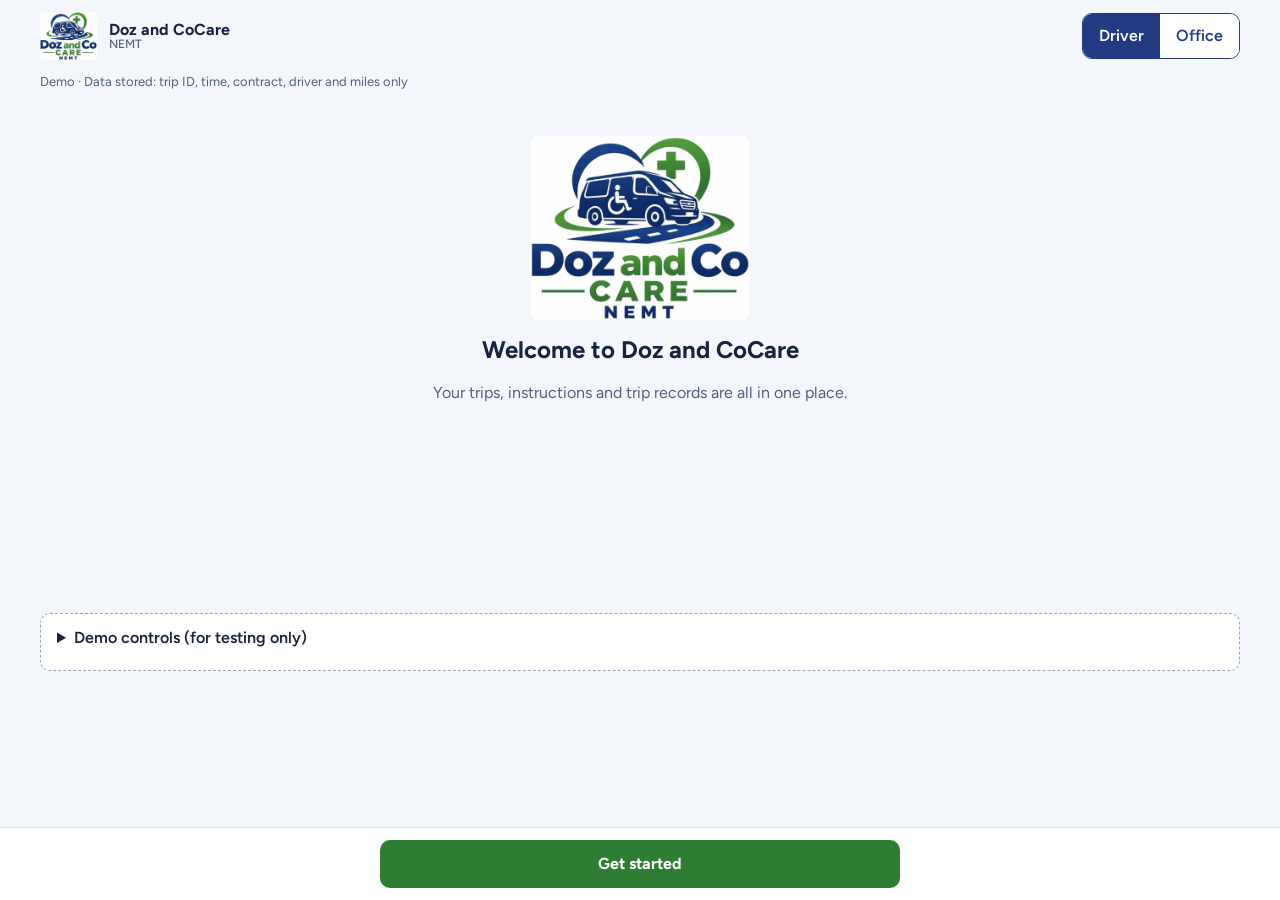
<file: app/index.html>
<!doctype html>
<html lang="en">
<head>
<meta charset="utf-8">
<meta name="viewport" content="width=device-width,initial-scale=1">
<title>Doz and CoCare Trips</title>
<link rel="preconnect" href="https://fonts.googleapis.com">
<link rel="stylesheet" href="https://fonts.googleapis.com/css2?family=Figtree:wght@400;500;600;700&family=IBM+Plex+Mono:wght@400;500;600&display=swap">
<link rel="stylesheet" href="styles.css">
</head>
<body>
<a class="skip" href="#main">Skip to main content</a>
<header class="bar">
  <img src="logo.jpg" alt="Doz and Co Care NEMT logo">
  <div class="brand">Doz and CoCare<small>NEMT</small></div>
  <div class="seg" role="group" aria-label="Demo: choose who you are viewing as">
    <button type="button" id="roleDriver" data-role="driver" aria-pressed="true">Driver</button>
    <button type="button" id="roleOffice" data-role="office" aria-pressed="false">Office</button>
  </div>
</header>
<p class="demoline">Demo</p>
<div id="live" class="sr" role="status" aria-live="polite"></div>
<div id="app"></div>
<details class="demo" id="demo">
  <summary>Demo controls (for testing only)</summary>
  <div class="row">
    <label class="small" for="speed">Clock speed</label>
    <select id="speed" style="width:auto"><option value="10">10× faster</option><option value="30" selected>30× faster</option><option value="90">90× faster</option></select>
    <button class="btn second sm" type="button" data-demo="fail-net">Next save fails: no connection</button>
    <button class="btn second sm" type="button" data-demo="fail-auth">Next save fails: login expired</button>
    <button class="btn second sm" type="button" data-demo="race">Next claim is lost to another driver</button>
    <button class="btn second sm" type="button" data-demo="reset">Restart demo</button>
    <button class="btn second sm" type="button" data-demo="ob-reset">Show onboarding again</button>
  </div>
</details>
<script src="app.js"></script>
</body>
</html>
</file>
<file: app/styles.css>
/* Doz and CoCare Trips: design system
   Spacing scale 4/8/12/16/24/32/40/48. Navy structures, green marks the single main action (logo colours).
   Light only, by design (outdoor use). Status always pairs colour with an icon and a word. */
:root{
  --navy:#233B82; --navy-d:#1A2C63; --navy-soft:#E8EDFA;
  --accent:#2E7D32; --accent-d:#1F5E24; --accent-soft:#E6F2E4;
  --bg:#F3F6FB; --card:#FFFFFF; --text:#18233F; --text2:#53607C; --line:#DCE3EF;
  --ok:#1B6B3F; --ok-bg:#E3F3EA; --warn:#7A4B00; --warn-bg:#FDF1D8; --err:#A3261E; --err-bg:#FBE7E5;
  --s1:4px; --s2:8px; --s3:12px; --s4:16px; --s5:24px; --s6:32px; --s7:40px; --s8:48px;
  --r:10px; --shadow:0 1px 2px rgba(24,35,63,.08);
  --sans:"Figtree",system-ui,-apple-system,"Segoe UI",Roboto,sans-serif;
  --mono:"IBM Plex Mono",ui-monospace,Menlo,Consolas,monospace;
  color-scheme:light;
}
*{box-sizing:border-box}
html{-webkit-text-size-adjust:100%}
body{margin:0;background:var(--bg);color:var(--text);font:16px/1.5 var(--sans);
  padding-left:max(16px,env(safe-area-inset-left,0px));padding-right:max(16px,env(safe-area-inset-right,0px))}
h1{font-size:24px;line-height:1.2;margin:0;font-weight:700;text-wrap:balance}
h2{font-size:18px;line-height:1.3;margin:0;font-weight:700}
h3{font-size:16px;margin:0;font-weight:700}
p{margin:0}
.muted{color:var(--text2)}
.small{font-size:14px}
.num{font-family:var(--mono);font-variant-numeric:tabular-nums}
.sr{position:absolute;width:1px;height:1px;overflow:hidden;clip:rect(0 0 0 0);white-space:nowrap}
.skip{position:absolute;left:-999px;top:8px;background:var(--navy);color:#fff;padding:var(--s2) var(--s3);border-radius:var(--r);z-index:50}
.skip:focus{left:8px}
h1:focus{outline:none}
:focus-visible{outline:3px solid var(--navy);outline-offset:2px;border-radius:4px}
button,input,select,textarea{font:inherit;color:inherit}
@media (prefers-reduced-motion:reduce){*{animation:none!important;transition:none!important}}

/* top bar */
.bar{display:flex;align-items:center;gap:var(--s3);padding-block:var(--s3);flex-wrap:wrap;max-width:1200px;margin:0 auto}
.bar img{height:48px;width:auto;border-radius:4px;display:block}
.bar .brand{font-weight:700;line-height:1.1}
.bar .brand small{display:block;font-weight:500;color:var(--text2);font-size:12px}
.seg{margin-left:auto;display:flex;border:1.5px solid var(--navy);border-radius:var(--r);overflow:hidden}
.seg button{border:0;background:#fff;color:var(--navy);padding:var(--s2) var(--s4);min-height:44px;font-weight:600;cursor:pointer}
.seg button[aria-pressed=true]{background:var(--navy);color:#fff}
.demoline{max-width:1200px;margin:0 auto var(--s3);font-size:13px;color:var(--text2)}

/* buttons */
.btn{display:inline-flex;align-items:center;justify-content:center;gap:var(--s2);min-height:48px;padding:var(--s3) var(--s5);border-radius:var(--r);border:2px solid transparent;font-weight:700;cursor:pointer;text-decoration:none;text-align:center;line-height:1.2}
.btn.primary{background:var(--accent);color:#fff}
.btn.primary:hover:not(:disabled){background:#256628}
.btn.navy{background:var(--navy);color:#fff}
.btn.second{background:#fff;border-color:var(--navy);color:var(--navy)}
.btn.quiet{background:transparent;color:var(--navy);text-decoration:underline;min-height:44px;padding-inline:var(--s2)}
.btn.block{width:100%}
.btn.sm{min-height:44px;padding:var(--s2) var(--s4);font-size:15px}
.btn:disabled{opacity:.5;cursor:not-allowed}

/* cards, lists */
.card{background:var(--card);border:1px solid var(--line);border-radius:var(--r);padding:var(--s4);box-shadow:var(--shadow)}
.stack{display:flex;flex-direction:column;gap:var(--s4)}
.stack.tight{gap:var(--s2)}
.row{display:flex;gap:var(--s3);align-items:center;justify-content:space-between;flex-wrap:wrap}
.kv{display:grid;grid-template-columns:minmax(110px,max-content) minmax(0,1fr);gap:var(--s2) var(--s4);margin:0}
.kv dt{color:var(--text2);font-size:14px}
.kv dd{margin:0;font-weight:600;min-width:0;overflow-wrap:anywhere}
.big{font-size:20px;font-weight:700;line-height:1.25}

/* badges: icon + word, never colour alone */
.badge{display:inline-flex;align-items:center;gap:var(--s1);border-radius:999px;padding:2px 10px;font-size:14px;font-weight:600;white-space:nowrap}
.badge i{font-style:normal;font-size:12px}
.b-neutral{background:#EDF0F6;color:var(--text)}
.b-info{background:var(--navy-soft);color:var(--navy-d)}
.b-ok{background:var(--ok-bg);color:var(--ok)}
.b-warn{background:var(--warn-bg);color:var(--warn)}
.b-err{background:var(--err-bg);color:var(--err)}

/* messages */
.msg{display:flex;gap:var(--s3);align-items:flex-start;border-radius:var(--r);padding:var(--s3) var(--s4);font-weight:500}
.msg.ok{background:var(--ok-bg);color:var(--ok)}
.msg.err{background:var(--err-bg);color:var(--err)}
.msg.warn{background:var(--warn-bg);color:var(--warn)}
.msg.info{background:var(--navy-soft);color:var(--navy-d)}
.empty{text-align:center;padding:var(--s6) var(--s4);display:flex;flex-direction:column;gap:var(--s3);align-items:center}

/* forms */
.field{display:flex;flex-direction:column;gap:var(--s1)}
.field label,.field legend{font-weight:600}
.field .help{font-size:14px;color:var(--text2)}
.field .error{font-size:14px;color:var(--err);font-weight:600}
input[type=text],input[type=number],input[type=search],select,textarea{width:100%;min-height:48px;padding:var(--s2) var(--s3);border:1.5px solid #9AA6BF;border-radius:var(--r);background:#fff}
textarea{min-height:96px;resize:vertical}
input[aria-invalid=true]{border-color:var(--err);border-width:2px}
fieldset{border:0;margin:0;padding:0}
.choice{display:flex;gap:var(--s3);align-items:center;border:1.5px solid var(--line);border-radius:var(--r);padding:var(--s3) var(--s4);min-height:52px;background:#fff;cursor:pointer}
.choice input{width:22px;height:22px;accent-color:var(--navy);flex:none}
.choice:has(input:checked){border-color:var(--navy);background:var(--navy-soft)}

/* driver shell */
.drv{max-width:520px;margin:0 auto;padding-bottom:calc(var(--s8) + 96px + env(safe-area-inset-bottom,0px))}
.drv main{display:flex;flex-direction:column;gap:var(--s4)}
.tabs{position:fixed;left:0;right:0;bottom:0;background:#fff;border-top:1px solid var(--line);display:flex;justify-content:center;padding-bottom:env(safe-area-inset-bottom,0px);z-index:20}
.tabs .in{display:flex;width:100%;max-width:520px}
.tabs button{flex:1;min-height:60px;border:0;background:none;font-weight:600;font-size:14px;color:var(--text2);cursor:pointer;display:flex;flex-direction:column;align-items:center;justify-content:center;gap:2px;border-top:3px solid transparent}
.tabs button[aria-current=page]{color:var(--navy);border-top-color:var(--accent)}
.tabs button span{font-size:20px;line-height:1}
.actionbar{position:fixed;left:0;right:0;bottom:0;background:#fff;border-top:1px solid var(--line);padding:var(--s3) max(16px,env(safe-area-inset-left,0px)) calc(var(--s3) + env(safe-area-inset-bottom,0px));z-index:20}
.actionbar .in{max-width:520px;margin:0 auto;display:flex;flex-direction:column;gap:var(--s2)}
.back{align-self:flex-start;color:var(--navy);font-weight:600;background:none;border:0;min-height:44px;padding:0;cursor:pointer;text-decoration:underline}
.steps{display:flex;gap:var(--s1)}
.steps span{flex:1;height:6px;border-radius:3px;background:var(--line)}
.steps span.d{background:var(--navy)} .steps span.c{background:var(--accent)}
.stats{display:grid;grid-template-columns:1fr 1fr;gap:var(--s2)}
.stat{background:var(--bg);border-radius:var(--r);padding:var(--s3)}
.stat span{display:block;font-size:14px;color:var(--text2)}
.stat b{font:600 22px var(--mono);font-variant-numeric:tabular-nums}
.waitbox{background:var(--warn-bg);border:2px solid #C58A1B;border-radius:var(--r);padding:var(--s4);text-align:center}
.waitbox b{display:block;font:600 40px var(--mono);color:var(--text)}
.mapwrap{border-radius:var(--r);overflow:hidden;border:1px solid var(--line);position:relative;background:#EAF0FA}
.mapwrap svg{display:block;width:100%;height:auto}
.mapnote{font-size:13px;color:var(--text2);padding:var(--s1) var(--s3);background:#fff}
.tripcard{display:flex;flex-direction:column;gap:var(--s2);text-align:left;width:100%;cursor:pointer;border:1px solid var(--line);background:#fff;border-radius:var(--r);padding:var(--s4);box-shadow:var(--shadow)}
.tripcard.off{background:#F7F8FB;cursor:default}
.route{display:grid;grid-template-columns:auto 1fr;gap:var(--s1) var(--s2);align-items:start}
.route .dot{width:10px;height:10px;border-radius:50%;margin-top:7px;background:var(--navy)}
.route .dot.d{background:var(--accent)}

/* admin shell */
.adm{max-width:1200px;margin:0 auto;display:grid;grid-template-columns:210px minmax(0,1fr);gap:var(--s5);padding-bottom:var(--s8)}
.adm nav{display:flex;flex-direction:column;gap:var(--s1);position:sticky;top:var(--s3);align-self:start}
.adm nav button{min-height:48px;text-align:left;padding:var(--s2) var(--s4);border:0;background:none;border-radius:var(--r);font-weight:600;color:var(--text);cursor:pointer;border-left:4px solid transparent}
.adm nav button[aria-current=page]{background:var(--navy-soft);color:var(--navy-d);border-left-color:var(--navy)}
.adm main{display:flex;flex-direction:column;gap:var(--s5);min-width:0}
@media(max-width:860px){
  .adm{grid-template-columns:minmax(0,1fr);gap:var(--s3)}
  .adm nav{flex-direction:row;overflow-x:auto;position:static;border-bottom:1px solid var(--line);padding-bottom:var(--s1)}
  .adm nav button{white-space:nowrap;border-left:0;border-bottom:4px solid transparent;border-radius:var(--r) var(--r) 0 0}
  .adm nav button[aria-current=page]{border-bottom-color:var(--navy)}
}
.attn{display:flex;flex-direction:column}
.attn li{list-style:none;display:flex;gap:var(--s3);align-items:center;justify-content:space-between;flex-wrap:wrap;padding:var(--s3) 0;border-bottom:1px solid var(--line)}
.attn li:last-child{border-bottom:0}
ul.attn{margin:0;padding:0}
.attn .t{flex:1 1 260px;min-width:0}
.tiles{display:grid;grid-template-columns:repeat(3,minmax(0,1fr));gap:var(--s3)}
.tiles.t4{grid-template-columns:repeat(4,minmax(0,1fr))}
@media(max-width:860px){.tiles,.tiles.t4{grid-template-columns:repeat(2,minmax(0,1fr))}}
.tile{text-align:left;background:#fff;border:1px solid var(--line);border-radius:var(--r);padding:var(--s4);cursor:pointer;display:flex;flex-direction:column;gap:var(--s1);box-shadow:var(--shadow)}
.tile:hover{border-color:var(--navy)}
.tile b{font:600 30px var(--mono)}
.tile .l{font-weight:700}
.tile .def{font-size:13px;color:var(--text2)}
.filters{display:grid;grid-template-columns:minmax(180px,2fr) repeat(4,minmax(120px,1fr));gap:var(--s3);align-items:end}
@media(max-width:860px){.filters{grid-template-columns:1fr 1fr}.filters .field:first-child{grid-column:1/-1}}
.tablewrap{overflow-x:auto}
table{border-collapse:collapse;width:100%}
th{font-size:13px;text-align:left;color:var(--text2);font-weight:600;padding:var(--s2) var(--s3);border-bottom:2px solid var(--line);white-space:nowrap}
td{padding:var(--s3);border-bottom:1px solid var(--line);vertical-align:top}
td.r,th.r{text-align:right}
tbody tr.go{cursor:pointer}
tbody tr.go:hover td{background:var(--navy-soft)}
.link{background:none;border:0;padding:0;color:var(--navy);font-weight:700;text-decoration:underline;cursor:pointer;font-size:inherit;min-height:24px}
.cards{display:none;flex-direction:column;gap:var(--s3)}
@media(max-width:720px){.tablewrap{display:none}.cards{display:flex}}
.crumbs{font-size:14px;color:var(--text2)}
.crumbs button{background:none;border:0;padding:0;color:var(--navy);text-decoration:underline;cursor:pointer;font-size:inherit;font-weight:600}
.sec{display:flex;flex-direction:column;gap:var(--s3)}
.sec>h2{padding-bottom:var(--s2);border-bottom:2px solid var(--line)}
.calc{display:flex;flex-direction:column}
.calc .ln{display:flex;justify-content:space-between;gap:var(--s3);padding:var(--s2) 0;border-bottom:1px dashed var(--line)}
.calc .ln.t{border-bottom:0;font-weight:700;font-size:18px}
.hist{margin:0;padding:0;list-style:none;display:flex;flex-direction:column}
.hist li{display:grid;grid-template-columns:96px minmax(0,1fr);gap:var(--s3);padding:var(--s2) 0;border-bottom:1px solid var(--line)}
.hist li:last-child{border-bottom:0}
.hist time{font:14px var(--mono);color:var(--text2)}
.hist .who{color:var(--text2);font-size:14px}
.two{display:grid;grid-template-columns:repeat(auto-fit,minmax(260px,1fr));gap:var(--s4)}
.demo{max-width:1200px;margin:var(--s6) auto 0;border:1px dashed #9AA6BF;border-radius:var(--r);padding:var(--s3) var(--s4);background:#fff}
.demo summary{font-weight:600;cursor:pointer;min-height:32px}
.demo .row{justify-content:flex-start;margin-top:var(--s3)}

/* onboarding */
.hero{display:flex;flex-direction:column;align-items:center;text-align:center;gap:var(--s4);padding:var(--s6) 0}
.hero img{width:220px;height:auto;border-radius:8px}
.mini{border:1px dashed #9AA6BF;border-radius:var(--r);padding:var(--s5) var(--s4) var(--s4);background:#fff;position:relative;display:flex;flex-direction:column;gap:var(--s2);min-height:150px;justify-content:center;pointer-events:none}
.mini .ex{position:absolute;top:6px;right:10px;font-size:12px;color:var(--text2)}
.mtabs{display:flex;gap:var(--s1)}
.mtabs span{flex:1;text-align:center;padding:10px 4px;border-radius:8px;background:var(--bg);color:var(--text2);font-weight:600;font-size:14px}
.mtabs .on{background:var(--navy);color:#fff}
.mbtn{background:var(--accent);color:#fff;font-weight:700;text-align:center;padding:14px;border-radius:var(--r)}
.mbtn.navy{background:var(--navy);color:#fff}
.mwait{background:var(--warn-bg);border:2px solid #C58A1B;border-radius:var(--r);padding:var(--s3);text-align:center}
.mwait b{display:block;font-size:30px}
.mok{background:var(--ok-bg);color:var(--ok);border-radius:var(--r);padding:10px var(--s3);font-weight:600}
.dots{display:flex;gap:var(--s2);justify-content:center}
.dots span{width:10px;height:10px;border-radius:50%;background:var(--line)}
.dots span.on{background:var(--navy)}
.wiz{max-width:560px;margin:0 auto;padding-bottom:calc(var(--s8) + 140px)}
.wiz main{display:flex;flex-direction:column;gap:var(--s4)}
</file>
